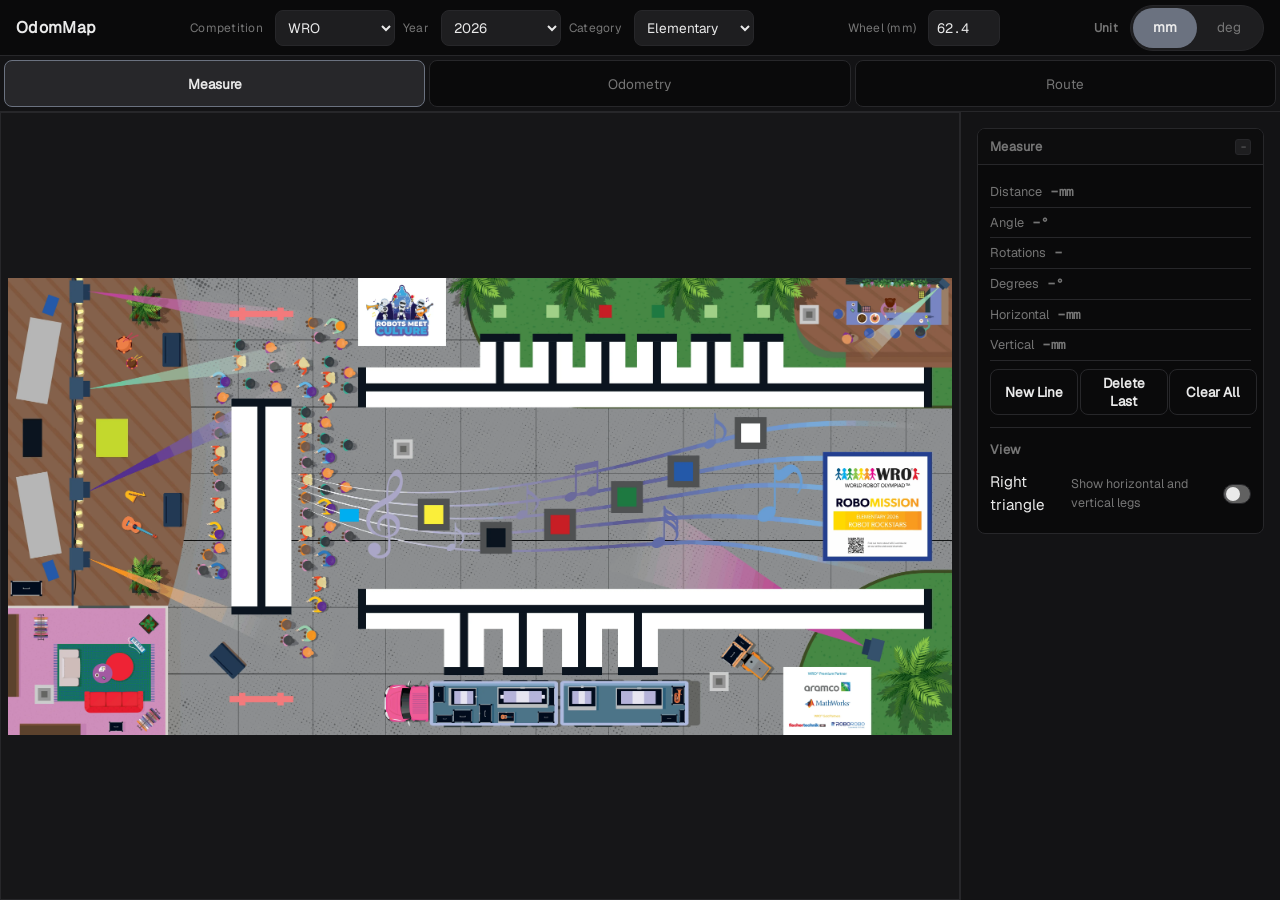
<file: index.html>
<!DOCTYPE html>
<html lang="en">
<head>
	<meta charset="UTF-8">
	<meta name="viewport" content="width=device-width, initial-scale=1.0">
	<title>OdomMap</title>
	<script>
		// Keep bare /odom-map working: redirect to /odom-map/ before assets load.
		if (location.pathname === '/odom-map') {
			location.replace('/odom-map/' + location.search + location.hash);
		}
	</script>
	<link rel="manifest" href="manifest.json">
	<meta name="theme-color" content="#0A0A0B">
	<link rel="icon" type="image/png" href="assets/icons/icon-192.png">
	<link rel="preload" as="font" href="assets/fonts/geist/geist-latin-wght-normal.woff2" type="font/woff2" crossorigin>
	<link rel="preload" as="font" href="assets/fonts/geist/geist-latin-wght-italic.woff2" type="font/woff2" crossorigin>
	<link rel="preload" as="font" href="assets/fonts/geist-mono/geist-mono-latin-wght-normal.woff2" type="font/woff2" crossorigin>
	<link rel="preload" as="font" href="assets/fonts/geist-mono/geist-mono-latin-wght-italic.woff2" type="font/woff2" crossorigin>
	<link rel="stylesheet" href="css/app.css">
</head>
<body>
	<div id="loading">
		<div class="spinner"></div>
		<p>Loading field…</p>
	</div>

	<div class="topbar">
		<h1><span>OdomMap</span></h1>
		<div class="field-group">
			<label>Competition</label>
			<select id="sel-competition"></select>
			<label>Year</label>
			<select id="sel-year"></select>
			<label>Category</label>
			<select id="sel-category"></select>
		</div>
		<div class="field-group">
			<label>Wheel (mm)</label>
			<input type="number" id="wheel-diameter" value="62.4" step="0.1" min="1">
		</div>
		<div class="field-group unit-group">
			<label class="unit-label">Unit</label>
			<div role="radiogroup" aria-label="Unit" class="seg-control" id="sw-unit">
				<span class="seg-indicator"></span>
				<button type="button" role="radio" aria-checked="true" data-unit="mm">mm</button>
				<button type="button" role="radio" aria-checked="false" data-unit="deg">deg</button>
			</div>
		</div>
		<button id="install-btn" class="install-btn hidden">Install</button>
	</div>

	<div class="modebar" id="modebar" role="radiogroup" aria-label="Mode">
		<button class="modebtn active" data-mode="normal" aria-pressed="true">Measure</button>
		<button class="modebtn" data-mode="odometry" aria-pressed="false">Odometry</button>
		<button class="modebtn" data-mode="route" aria-pressed="false">Route</button>
	</div>

	<main>
		<div class="canvas-stage" role="region" aria-label="Field canvas">
			<div id="canvas-container" tabindex="0">
				<canvas id="canvas" width="800" height="400" aria-label="Field measurement canvas" role="img"></canvas>
			</div>
		</div>
		<div class="panel" id="field-panel">
			<div class="panel-inner">
				<div id="field-note" class="field-note d-none"></div>
				<div id="mode-panel"></div>
			</div>
		</div>
	</main>

	<script type="module" src="js/app.js"></script>
</body>
</html>
</file>
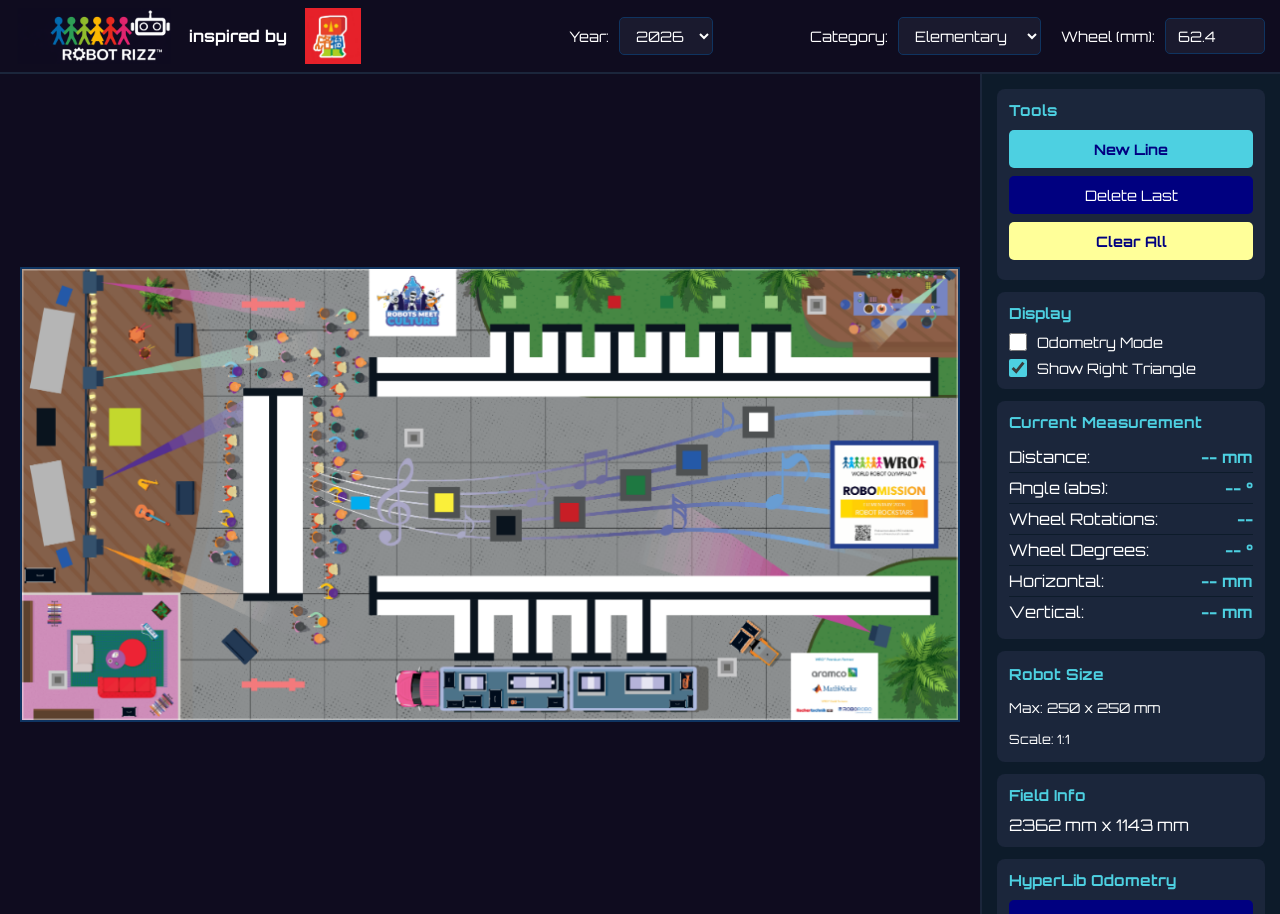
<file: map.html>
<!DOCTYPE html>
<html lang="en">
<head>
    <meta charset="UTF-8">
    <meta name="viewport" content="width=device-width, initial-scale=1.0">
    <title>RBRIZZ Distance Map</title>
    <link href="https://fonts.googleapis.com/css2?family=Orbitron:wght@400;700&display=swap" rel="stylesheet">
    <style>
        * {
            margin: 0;
            padding: 0;
            box-sizing: border-box;
        }

        body {
            font-family: 'Orbitron', 'Courier New', Courier, monospace;
            background: #0F0C1F;
            color: white;
            overflow: hidden;
            height: 100vh;
        }

        #loading {
            position: fixed;
            top: 0;
            left: 0;
            width: 100%;
            height: 100%;
            background: rgba(0,0,0,0.8);
            display: flex;
            justify-content: center;
            align-items: center;
            z-index: 9999;
            flex-direction: column;
        }

        #loading.hidden {
            display: none;
        }

        .spinner {
            width: 50px;
            height: 50px;
            border: 5px solid #000080;
            border-top: 5px solid #4dd0e1;
            border-radius: 50%;
            animation: spin 1s linear infinite;
        }

        @keyframes spin {
            0% { transform: rotate(0deg); }
            100% { transform: rotate(360deg); }
        }

        #loading p {
            margin-top: 20px;
            color: #4dd0e1;
        }

        #header {
            display: flex;
            align-items: center;
            justify-content: space-between;
            padding: 8px 15px;
            background: #0F0C1F;
            border-bottom: 2px solid #1b263b;
            flex-wrap: wrap;
            gap: 10px;
            position: relative;
            overflow: hidden;
        }

        #header h1 {
            font-size: 1.2rem;
            color: #4dd0e1;
            display: flex;
            align-items: center;
            gap: 10px;
        }

        #header h1 img {
            height: 56px;
            vertical-align: middle;
        }

        .slr-icon {
            height: 56px;
        }

        .inspired-by {
            font-size: 1rem;
            color: #ffffff;
            vertical-align: middle;
            margin: 0 8px;
        }

        .controls {
            display: flex;
            gap: 20px;
            align-items: center;
            flex-wrap: wrap;
        }

        .control-group {
            display: flex;
            align-items: center;
            gap: 10px;
        }

        label {
            font-size: 0.9rem;
            color: #ffffff;
        }

        select, input[type="number"] {
            padding: 8px 12px;
            border-radius: 5px;
            border: 1px solid #0f3460;
            background: #1a1a2e;
            color: white;
            font-size: 0.9rem;
        }

        input[type="number"] {
            width: 100px;
        }

        #main-container {
            display: flex;
            height: calc(100vh - 60px);
        }

        #canvas-container {
            flex: 1;
            overflow: auto;
            position: relative;
            display: flex;
            justify-content: center;
            align-items: center;
            padding: 20px;
        }

        #canvas {
            border: 2px solid #0f3460;
            cursor: crosshair;
        }

        #sidebar {
            width: 300px;
            background: #0d1b2a;
            padding: 15px;
            display: flex;
            flex-direction: column;
            gap: 12px;
            border-left: 2px solid #1b263b;
            overflow-y: auto;
        }

        .sidebar-section {
            background: #1b263b;
            padding: 12px;
            border-radius: 8px;
        }

        .sidebar-section h3 {
            color: #4dd0e1;
            margin-bottom: 10px;
            font-size: 0.95rem;
        }

        .btn, .sidebar-section h3, label, select, input, .measurement-item {
            font-family: 'Orbitron', 'Courier New', Courier, monospace;
        }

        .btn {
            width: 100%;
            padding: 10px;
            border: none;
            border-radius: 5px;
            cursor: pointer;
            font-size: 0.9rem;
            margin-bottom: 8px;
            transition: all 0.3s;
        }

        .btn-primary {
            background: #4dd0e1;
            color: #000080;
            font-weight: bold;
        }

        .btn-primary:hover {
            background: #00bcd4;
        }

        .btn-secondary {
            background: #ffff99;
            color: #000080;
            font-weight: bold;
        }

        .btn-secondary:hover {
            background: #ffeb3b;
        }

        .btn-danger {
            background: #000080;
            color: #ffffff;
        }

        .btn-danger:hover {
            background: #4dd0e1;
        }

        .btn-active {
            background: #4dd0e1 !important;
            border-color: #4dd0e1 !important;
        }

        #measurements {
            background: #1b263b;
            padding: 12px;
            border-radius: 8px;
        }

        #measurements h3 {
            color: #4dd0e1;
            margin-bottom: 10px;
        }

        .measurement-item {
            display: flex;
            justify-content: space-between;
            padding: 5px 0;
            border-bottom: 1px solid #0d1b2a;
        }

        .measurement-item:last-child {
            border-bottom: none;
        }

        .measurement-value {
            color: #4dd0e1;
            font-weight: bold;
        }

        #robot-info {
            font-size: 0.85rem;
            color: #ffffff;
            line-height: 1.6;
        }

        .scale-info {
            font-size: 0.8rem;
            color: #ffffff;
            margin-top: 10px;
        }

        .toggle-group {
            display: flex;
            flex-direction: column;
            gap: 8px;
        }

        .toggle-item {
            display: flex;
            align-items: center;
            gap: 10px;
            font-size: 0.85rem;
        }

        .toggle-item input[type="checkbox"] {
            width: 18px;
            height: 18px;
            accent-color: #4dd0e1;
        }

        .toggle-item label {
            cursor: pointer;
        }

        .field-select-group {
            display: grid;
            grid-template-columns: 1fr 1fr;
            gap: 10px;
        }

        .social-links {
            display: flex;
            gap: 15px;
            justify-content: center;
            padding: 10px 0;
        }

        .social-icon {
            display: flex;
            align-items: center;
            justify-content: center;
            width: 40px;
            height: 40px;
            border-radius: 50%;
            background: #1b263b;
            transition: background 0.3s;
        }

        .social-icon:hover {
            background: #4dd0e1;
        }

        .hyperlink-box {
            display: block;
            padding: 10px 15px;
            background: #000080;
            color: #ffffff;
            text-align: center;
            border-radius: 5px;
            text-decoration: none;
            font-weight: bold;
            transition: background 0.3s;
        }

        .hyperlink-box:hover {
            background: #4dd0e1;
            color: #000080;
        }
    </style>
</head>
<body oncontextmenu="return false">
    <div id="loading">
        <div class="spinner"></div>
        <p>Loading field...</p>
    </div>

    <header id="header">
        <h1><img src="Logo/iconrb.png" alt="RBRIZZ"><span class="inspired-by">inspired by</span><img src="Logo/slr.jpg" class="slr-icon" alt=""></h1>
        <div class="controls">
            <div class="field-select-group">
                <div class="control-group">
                    <label for="year-select">Year:</label>
                    <select id="year-select">
                        <option value="2026" selected>2026</option>
                        <option value="2025">2025</option>
                        <option value="2024">2024</option>
                        <option value="2023">2023</option>
                    </select>
                </div>
                <div class="control-group">
                    <label for="category-select">Category:</label>
                    <select id="category-select">
                        <option value="Elementary" selected>Elementary</option>
                        <option value="Junior">Junior</option>
                        <option value="Senior">Senior</option>
                        <option value="RoboSports">RoboSports</option>
                    </select>
                </div>
            </div>
            <div class="control-group">
                <label for="wheel-diameter">Wheel (mm):</label>
                <input type="number" id="wheel-diameter" value="62.4" step="0.1">
            </div>
        </div>
    </header>

    <div id="main-container">
        <div id="canvas-container">
            <canvas id="canvas"></canvas>
        </div>

        <div id="sidebar">
            <div class="sidebar-section">
                <h3>Tools</h3>
                <button class="btn btn-primary" id="btn-new-line">New Line</button>
                <button class="btn btn-danger" id="btn-delete">Delete Last</button>
                <button class="btn btn-secondary" id="btn-clear-all">Clear All</button>
            </div>

            <div class="sidebar-section">
                <h3>Display</h3>
                <div class="toggle-group">
                    <div class="toggle-item">
                        <input type="checkbox" id="show-odometry">
                        <label for="show-odometry">Odometry Mode</label>
                    </div>
                    <div class="toggle-item">
                        <input type="checkbox" id="show-triangle" checked>
                        <label for="show-triangle">Show Right Triangle</label>
                    </div>
                </div>
            </div>

            <div class="sidebar-section" id="odometry-info" style="display: none;">
                <h3>Odometry</h3>
                <div class="measurement-item">
                    <span>X:</span>
                    <span class="measurement-value" id="odo-x">-- mm</span>
                </div>
                <div class="measurement-item">
                    <span>Y:</span>
                    <span class="measurement-value" id="odo-y">-- mm</span>
                </div>
                <div class="measurement-item">
                    <span>Angle:</span>
                    <span class="measurement-value" id="odo-angle">-- °</span>
                </div>
                <div style="margin-top: 10px; display: flex; gap: 5px;">
                    <button class="btn btn-secondary" id="btn-add-odometry-point" style="flex:1; padding: 6px;">Add Point</button>
                    <button class="btn btn-secondary" id="btn-add-odometry-line" style="flex:1; padding: 6px;">Add Line</button>
                </div>
                <div style="margin-top: 10px;">
                    <label style="font-size: 0.85rem; color: #ffffff;">Grid Opacity: <span id="grid-opacity-value">40%</span></label>
                    <input type="range" id="grid-opacity-slider" min="0" max="100" value="40" style="width: 100%; margin-top: 4px;">
                </div>
            </div>

            <div class="sidebar-section" id="measurements">
                <h3>Current Measurement</h3>
                <div class="measurement-item">
                    <span>Distance:</span>
                    <span class="measurement-value" id="dist-value">-- mm</span>
                </div>
                <div class="measurement-item">
                    <span>Angle (abs):</span>
                    <span class="measurement-value" id="angle-value">-- °</span>
                </div>
                <div class="measurement-item">
                    <span>Wheel Rotations:</span>
                    <span class="measurement-value" id="rotations-value">--</span>
                </div>
                <div class="measurement-item">
                    <span>Wheel Degrees:</span>
                    <span class="measurement-value" id="degrees-value">-- °</span>
                </div>
                <div class="measurement-item">
                    <span>Horizontal:</span>
                    <span class="measurement-value" id="h-value">-- mm</span>
                </div>
                <div class="measurement-item">
                    <span>Vertical:</span>
                    <span class="measurement-value" id="v-value">-- mm</span>
                </div>
            </div>

            <div class="sidebar-section" id="robot-info">
                <h3>Robot Size</h3>
                <div>Max: 250 x 250 mm</div>
                <div class="scale-info">Scale: <span id="scale-value">1:1</span></div>
            </div>

            <div class="sidebar-section">
                <h3>Field Info</h3>
                <div>2362 mm x 1143 mm</div>
            </div>

            <div class="sidebar-section">
                <h3>HyperLib Odometry</h3>
                <a href="https://github.com/Lamcao2109/HYPERLIBwro" target="_blank" class="hyperlink-box">
                    HYPERLIBwro
                </a>
            </div>

            <div class="sidebar-section">
                <h3>Follow Us</h3>
                <div class="social-links">
                    <a href="https://www.instagram.com/robot_rizz/" target="_blank" class="social-icon" title="Instagram">
                        <svg xmlns="http://www.w3.org/2000/svg" viewBox="0 0 24 24" fill="white" width="24" height="24">
                            <path d="M12 2.163c3.204 0 3.584.012 4.85.07 3.252.148 4.771 1.691 4.919 4.919.058 1.265.069 1.645.069 4.849 0 3.205-.012 3.584-.069 4.849-.149 3.225-1.664 4.771-4.919 4.919-1.266.058-1.644.07-4.85.07-3.204 0-3.584-.012-4.849-.07-3.26-.149-4.771-1.699-4.919-4.92-.058-1.265-.07-1.644-.07-4.849 0-3.204.013-3.583.07-4.849.149-3.227 1.664-4.771 4.919-4.919 1.266-.057 1.645-.069 4.849-.069zm0-2.163c-3.259 0-3.667.014-4.947.072-4.358.2-6.78 2.618-6.98 6.98-.059 1.281-.073 1.689-.073 4.948 0 3.259.014 3.668.072 4.948.2 4.358 2.618 6.78 6.98 6.98 1.281.058 1.689.072 4.948.072 3.259 0 3.668-.014 4.948-.072 4.354-.2 6.782-2.618 6.979-6.98.059-1.28.073-1.689.073-4.948 0-3.259-.014-3.667-.072-4.947-.196-4.354-2.617-6.78-6.979-6.98-1.281-.059-1.69-.073-4.949-.073zm0 5.838c-3.403 0-6.162 2.759-6.162 6.162s2.759 6.163 6.162 6.163 6.162-2.759 6.162-6.163c0-3.403-2.759-6.162-6.162-6.162zm0 10.162c-2.209 0-4-1.79-4-4 0-2.209 1.791-4 4-4s4 1.791 4 4c0 2.21-1.791 4-4 4zm6.406-11.845c-.796 0-1.441.645-1.441 1.44s.645 1.44 1.441 1.44c.795 0 1.439-.645 1.439-1.44s-.644-1.44-1.439-1.44z"/>
                        </svg>
                    </a>
                    <a href="https://www.youtube.com/@rizzler-robots" target="_blank" class="social-icon" title="YouTube">
                        <svg xmlns="http://www.w3.org/2000/svg" viewBox="0 0 24 24" fill="white" width="24" height="24">
                            <path d="M23.498 6.186a3.016 3.016 0 0 0-2.122-2.136C19.505 3.545 12 3.545 12 3.545s-7.505 0-9.377.505A3.017 3.017 0 0 0 .502 6.186C0 8.07 0 12 0 12s0 3.93.502 5.814a3.016 3.016 0 0 0 2.122 2.136c1.871.505 9.376.505 9.376.505s7.505 0 9.377-.505a3.015 3.015 0 0 0 2.122-2.136C24 15.93 24 12 24 12s0-3.93-.502-5.814zM9.545 15.568V8.432L15.818 12l-6.273 3.568z"/>
                        </svg>
                    </a>
                    <a href="https://github.com/haing2811/robotrizz_odometry_map" target="_blank" class="social-icon" title="GitHub">
                        <svg xmlns="http://www.w3.org/2000/svg" viewBox="0 0 24 24" fill="white" width="24" height="24">
                            <path d="M12 0c-6.626 0-12 5.373-12 12 0 5.302 3.438 9.8 8.207 11.387.599.111.793-.261.793-.577v-2.234c-3.338.726-4.033-1.416-4.033-1.416-.546-1.387-1.333-1.756-1.333-1.756-1.089-.745.083-.729.083-.729 1.205.084 1.839 1.237 1.839 1.237 1.07 1.834 2.807 1.304 3.492.997.107-.775.418-1.305.762-1.604-2.665-.305-5.467-1.334-5.467-5.931 0-1.311.469-2.381 1.236-3.221-.124-.303-.535-1.524.117-3.176 0 0 1.008-.322 3.301 1.23.957-.266 1.983-.399 3.003-.404 1.02.005 2.047.138 3.006.404 2.291-1.552 3.297-1.23 3.297-1.23.653 1.653.242 2.874.118 3.176.77.84 1.235 1.911 1.235 3.221 0 4.609-2.807 5.624-5.479 5.921.43.372.823 1.102.823 2.222v3.293c0 .319.192.694.801.576 4.765-1.589 8.199-6.086 8.199-11.386 0-6.627-5.373-12-12-12z"/>
                        </svg>
                    </a>
                </div>
            </div>
        </div>
    </div>

    <script>
        const canvas = document.getElementById('canvas');
        const ctx = canvas.getContext('2d');

        // Field dimensions in mm
        const FIELD_WIDTH_MM = 2362;
        const FIELD_HEIGHT_MM = 1143;
        const ROBOT_SIZE_MM = 250;

        // Canvas scale
        let scale = 1;
        let canvasWidth, canvasHeight;

        // State
        let startPoint = null;
        let endPoint = null;
        let mousePos = { x: 0, y: 0 };
        let isMouseOver = false;
        let lines = [];
        let wheelDiameter = 62.4;
        let fieldImg = null;

        // Display toggles
        let showOdometry = false;
        let showTriangle = true;
        const showDistance = true;
        const showAngle = true;
        const showLegs = true;
        const showWheelDeg = false;
        let gridOpacity = 0.4;

        // Odometry state
        let odometryOrigin = null;
        let odometryPoints = [];
        let odometryLines = [];
        let odometryAddMode = null; // 'point' or 'line'

        // Colors
        const COLORS = {
            field: '#0d1b2a',
            grid: '#1b263b',
            line: '#ff0000',
            triangleLegs: '#4dd0e1',
            robot: 'rgba(0, 0, 128, 0.1)',
            crosshair: '#4dd0e1',
            startPoint: '#000080',
            endPoint: '#ff0000',
            text: '#ff0000',
            angleArc: '#4dd0e1'
        };

        // Initialize canvas
        function initCanvas() {
            const container = document.getElementById('canvas-container');
            const maxWidth = Math.max(container.clientWidth - 40, 400);
            const maxHeight = Math.max(container.clientHeight - 40, 200);

            const scaleX = maxWidth / FIELD_WIDTH_MM;
            const scaleY = maxHeight / FIELD_HEIGHT_MM;
            scale = Math.min(scaleX, scaleY, 1);
            scale = Math.max(scale, 0.3);

            canvasWidth = Math.round(FIELD_WIDTH_MM * scale);
            canvasHeight = Math.round(FIELD_HEIGHT_MM * scale);

            canvas.width = canvasWidth;
            canvas.height = canvasHeight;

            canvas.style.width = canvasWidth + 'px';
            canvas.style.height = canvasHeight + 'px';
        }

        function toMM(px) {
            return px / scale;
        }

        function toCanvas(mm) {
            return mm * scale;
        }

        // Draw angle as blue text with white outline below starting point
        function drawAngleText(start, end) {
            const dx = end.x - start.x;
            const dy = end.y - start.y;
            const lineAngle = Math.atan2(dy, dx);
            let absAngleDeg = Math.abs(lineAngle * 180 / Math.PI);
            if (absAngleDeg > 90) {
                absAngleDeg = 180 - absAngleDeg;
            }

            const text = absAngleDeg.toFixed(1) + '°';
            ctx.font = 'bold 16px Orbitron, Courier New, monospace';
            ctx.textAlign = 'center';
            ctx.textBaseline = 'middle';

            // White outline
            ctx.strokeStyle = '#ffffff';
            ctx.lineWidth = 3;
            ctx.strokeText(text, start.x, start.y + 25);

            // Red fill
            ctx.fillStyle = '#ff0000';
            ctx.fillText(text, start.x, start.y + 25);
        }

        // Draw line with white outline for visibility
        function drawLineWithOutline(x1, y1, x2, y2, color, lineWidth, outlineWidth) {
            ctx.strokeStyle = '#ffffff';
            ctx.lineWidth = outlineWidth;
            ctx.beginPath();
            ctx.moveTo(x1, y1);
            ctx.lineTo(x2, y2);
            ctx.stroke();

            ctx.strokeStyle = color;
            ctx.lineWidth = lineWidth;
            ctx.beginPath();
            ctx.moveTo(x1, y1);
            ctx.lineTo(x2, y2);
            ctx.stroke();
        }

        // Draw text with white outline
        function drawTextWithOutline(text, x, y, fontSize, color) {
            ctx.font = `bold ${fontSize}px Orbitron, Courier New, monospace`;
            ctx.textAlign = 'center';
            ctx.textBaseline = 'middle';

            // White outline
            ctx.strokeStyle = '#ffffff';
            ctx.lineWidth = 3;
            ctx.strokeText(text, x, y);

            // Red fill
            ctx.fillStyle = color || COLORS.text;
            ctx.fillText(text, x, y);
        }

        function drawLineWithInfo(lineData, isActive = false) {
            const start = lineData.start;
            const end = lineData.end;
            const dx = end.x - start.x;
            const dy = end.y - start.y;
            const dist = calculateDistance(start, end);
            const rotations = dist / (wheelDiameter * Math.PI);
            const wheelDeg = rotations * 360;
            const lineWidth = isActive ? 5 : 3;
            const outlineWidth = lineWidth + 3;
            const pointOuter = isActive ? 7 : 5;
            const pointInner = isActive ? 5 : 3;

            // Draw triangle legs if enabled
            if (showTriangle) {
                const hPoint = { x: end.x, y: start.y };
                const vPoint = { x: start.x, y: end.y };

                // Horizontal leg with outline
                drawLineWithOutline(start.x, start.y, hPoint.x, hPoint.y, COLORS.triangleLegs, 4, 7);

                // Vertical leg with outline
                drawLineWithOutline(start.x, start.y, vPoint.x, vPoint.y, COLORS.triangleLegs, 4, 7);

                // Leg distance labels
                if (showLegs) {
                    const hDist = Math.abs(toMM(dx));
                    const vDist = Math.abs(toMM(dy));

                    // Horizontal leg distance - red text with white outline
                    const labelX = (start.x + hPoint.x) / 2;
                    drawTextWithOutline(Math.round(hDist) + 'mm', labelX, start.y - 12, 14, '#ff0000');

                    // Vertical leg distance - red text with white outline
                    ctx.save();
                    ctx.translate(start.x - 22, (start.y + vPoint.y) / 2);
                    ctx.rotate(-Math.PI / 2);
                    drawTextWithOutline(Math.round(vDist) + 'mm', 0, 0, 14, '#ff0000');
                    ctx.restore();
                }
            }

            // Draw angle as blue text below start point
            if (showAngle) {
                drawAngleText(start, end);
            }

            // Draw main line with white outline (bright red)
            drawLineWithOutline(start.x, start.y, end.x, end.y, COLORS.line, lineWidth, outlineWidth);

            // Draw distance label (red with white outline)
            if (showDistance) {
                const midX = (start.x + end.x) / 2;
                const midY = (start.y + end.y) / 2;
                drawTextWithOutline(dist.toFixed(0) + 'mm', midX, midY - 20, 15, '#ff0000');
            }

            // Draw wheel degrees label (red with white outline)
            if (showWheelDeg) {
                const midX = (start.x + end.x) / 2;
                const midY = (start.y + end.y) / 2;
                drawTextWithOutline(wheelDeg.toFixed(1) + '°', midX, midY + 24, 14, '#ff0000');
            }

            // Draw points
            drawPoint(start, COLORS.startPoint, pointOuter, pointInner);
            drawPoint(end, COLORS.endPoint, pointOuter, pointInner);
        }

        function draw() {
            // Clear canvas
            ctx.fillStyle = COLORS.field;
            ctx.fillRect(0, 0, canvasWidth, canvasHeight);

            // Draw field image if loaded
            if (fieldImg && fieldImg.complete && fieldImg.naturalWidth > 0) {
                ctx.drawImage(fieldImg, 0, 0, canvasWidth, canvasHeight);
                // Semi-transparent grid overlay
                ctx.globalAlpha = 0.4;
            } else {
                ctx.globalAlpha = 1;
            }

            // Draw grid only in odometry mode
            if (showOdometry) {
                ctx.strokeStyle = COLORS.grid;
                ctx.lineWidth = 1;
                ctx.globalAlpha = gridOpacity;

                for (let x = 0; x <= FIELD_WIDTH_MM; x += 100) {
                    ctx.beginPath();
                    ctx.moveTo(toCanvas(x), 0);
                    ctx.lineTo(toCanvas(x), canvasHeight);
                    ctx.stroke();
                }

                for (let y = 0; y <= FIELD_HEIGHT_MM; y += 100) {
                    ctx.beginPath();
                    ctx.moveTo(0, toCanvas(y));
                    ctx.lineTo(canvasWidth, toCanvas(y));
                    ctx.stroke();
                }
                ctx.globalAlpha = 1;
            }

            // Draw border
            ctx.strokeStyle = '#fff';
            ctx.lineWidth = 3;
            ctx.strokeRect(0, 0, canvasWidth, canvasHeight);

            // Reset alpha for drawing elements
            ctx.globalAlpha = 1;

            // Draw odometry origin if set
            if (showOdometry && odometryOrigin) {
                // Draw origin point - white outer, black inner (same size as other points)
                ctx.fillStyle = '#ffffff';
                ctx.beginPath();
                ctx.arc(odometryOrigin.x, odometryOrigin.y, 10, 0, Math.PI * 2);
                ctx.fill();

                ctx.fillStyle = '#000000';
                ctx.beginPath();
                ctx.arc(odometryOrigin.x, odometryOrigin.y, 7, 0, Math.PI * 2);
                ctx.fill();

                // Label "origin" above (white outline, black text)
                ctx.font = 'bold 12px Orbitron, Courier New, monospace';
                ctx.textAlign = 'center';
                drawTextWithOutline('origin', odometryOrigin.x, odometryOrigin.y - 20, 12, '#000000');

                // Label "(0, 0)" below (white outline, black text)
                drawTextWithOutline('(0, 0)', odometryOrigin.x, odometryOrigin.y + 28, 12, '#000000');

                // Draw crosshair lines from origin
                ctx.strokeStyle = '#4dd0e1';
                ctx.lineWidth = 1;
                ctx.setLineDash([4, 4]);
                ctx.beginPath();
                ctx.moveTo(odometryOrigin.x, 0);
                ctx.lineTo(odometryOrigin.x, canvasHeight);
                ctx.stroke();
                ctx.beginPath();
                ctx.moveTo(0, odometryOrigin.y);
                ctx.lineTo(canvasWidth, odometryOrigin.y);
                ctx.stroke();
                ctx.setLineDash([]);
            }

            // Draw odometry points (white outer, navy inner)
            odometryPoints.forEach(point => {
                ctx.fillStyle = '#ffffff';
                ctx.beginPath();
                ctx.arc(point.x, point.y, 7, 0, Math.PI * 2);
                ctx.fill();

                ctx.fillStyle = '#000080';
                ctx.beginPath();
                ctx.arc(point.x, point.y, 5, 0, Math.PI * 2);
                ctx.fill();

                // Label with coordinate (white outline, navy text, larger)
                drawTextWithOutline(`(${point.odoX.toFixed(0)}, ${point.odoY.toFixed(0)})`, point.x, point.y - 16, 14, '#000080');
            });

            // Draw odometry lines (thinner, red like hover)
            odometryLines.forEach(odoLine => {
                drawLineWithOutline(odoLine.start.x, odoLine.start.y, odoLine.end.x, odoLine.end.y, COLORS.line, 3, 6);

                // Label start point with coordinate (navy, bigger)
                const startOdoX = toMM(odoLine.start.x - odometryOrigin.x);
                const startOdoY = toMM(odometryOrigin.y - odoLine.start.y);
                drawTextWithOutline(`(${startOdoX.toFixed(0)}, ${startOdoY.toFixed(0)})`, odoLine.start.x, odoLine.start.y - 16, 14, '#000080');

                // Label end point with coordinate (navy, bigger)
                const endOdoX = toMM(odoLine.end.x - odometryOrigin.x);
                const endOdoY = toMM(odometryOrigin.y - odoLine.end.y);
                drawTextWithOutline(`(${endOdoX.toFixed(0)}, ${endOdoY.toFixed(0)})`, odoLine.end.x, odoLine.end.y - 16, 14, '#000080');
            });

            // Draw all saved lines
            lines.forEach(line => {
                drawLineWithInfo(line, false);
            });

            // Draw current line being created
            if (startPoint && isMouseOver) {
                const dx = mousePos.x - startPoint.x;
                const dy = mousePos.y - startPoint.y;
                const dist = calculateDistance(startPoint, mousePos);
                let angle = Math.abs(calculateAngle(startPoint, mousePos));
                // Always show reference angle (smallest angle, < 90)
                if (angle > 90) {
                    angle = 180 - angle;
                }
                const rotations = dist / (wheelDiameter * Math.PI);
                const wheelDeg = rotations * 360;

                // Draw triangle preview
                if (showTriangle) {
                    const hPoint = { x: mousePos.x, y: startPoint.y };
                    const vPoint = { x: startPoint.x, y: mousePos.y };

                    // Triangle legs with outline
                    drawLineWithOutline(startPoint.x, startPoint.y, hPoint.x, hPoint.y, COLORS.triangleLegs, 4, 7);
                    drawLineWithOutline(startPoint.x, startPoint.y, vPoint.x, vPoint.y, COLORS.triangleLegs, 4, 7);

                    // Leg distances
                    if (showLegs) {
                        // Leg distances with red text and white outline
                        const hDist = Math.abs(toMM(dx));
                        drawTextWithOutline(Math.round(hDist) + 'mm', (startPoint.x + hPoint.x) / 2, startPoint.y - 12, 14, '#ff0000');

                        ctx.save();
                        ctx.translate(startPoint.x - 22, (startPoint.y + vPoint.y) / 2);
                        ctx.rotate(-Math.PI / 2);
                        const vDist = Math.abs(toMM(dy));
                        drawTextWithOutline(Math.round(vDist) + 'mm', 0, 0, 14, '#ff0000');
                        ctx.restore();
                    }
                }

                // Draw angle arc preview
                if (showAngle) {
                    drawAngleText(startPoint, mousePos);
                }

                // Draw preview line with white outline
                drawLineWithOutline(startPoint.x, startPoint.y, mousePos.x, mousePos.y, COLORS.line, 5, 9);

                // Preview distance (red with white outline)
                if (showDistance) {
                    const midX = (startPoint.x + mousePos.x) / 2;
                    const midY = (startPoint.y + mousePos.y) / 2;
                    drawTextWithOutline(dist.toFixed(0) + 'mm', midX, midY - 20, 15, '#ff0000');
                }

                // Preview wheel degrees (red with white outline)
                if (showWheelDeg) {
                    const midX = (startPoint.x + mousePos.x) / 2;
                    const midY = (startPoint.y + mousePos.y) / 2;
                    drawTextWithOutline(wheelDeg.toFixed(1) + '°', midX, midY + 24, 14, '#ff0000');
                }

                // Draw start point
                drawPoint(startPoint, COLORS.startPoint, 7, 5);
            }

            // Draw robot cursor
            if (isMouseOver) {
                drawRobotCursor(mousePos.x, mousePos.y);

                // Draw odometry coordinates if enabled and origin is set
                if (showOdometry && odometryOrigin) {
                    const odoX = toMM(mousePos.x - odometryOrigin.x);
                    const odoY = toMM(mousePos.y - odometryOrigin.y);
                    drawTextWithOutline(`X: ${odoX.toFixed(0)}mm`, mousePos.x, mousePos.y - 20, 12, '#4dd0e1');
                    drawTextWithOutline(`Y: ${odoY.toFixed(0)}mm`, mousePos.x, mousePos.y - 35, 12, '#4dd0e1');
                }
            }
        }

        function drawPoint(point, color, outer = 5, inner = 3) {
            ctx.fillStyle = '#ffffff';
            ctx.beginPath();
            ctx.arc(point.x, point.y, outer, 0, Math.PI * 2);
            ctx.fill();

            ctx.fillStyle = color;
            ctx.beginPath();
            ctx.arc(point.x, point.y, inner, 0, Math.PI * 2);
            ctx.fill();
        }

        function drawRobotCursor(x, y) {
            const halfSize = toCanvas(ROBOT_SIZE_MM) / 2;

            // Draw see-through box with white outline
            ctx.strokeStyle = '#ffffff';
            ctx.lineWidth = 2;
            ctx.strokeRect(x - halfSize, y - halfSize, halfSize * 2, halfSize * 2);

            ctx.strokeStyle = COLORS.robot;
            ctx.lineWidth = 2;
            ctx.strokeRect(x - halfSize, y - halfSize, halfSize * 2, halfSize * 2);

            ctx.strokeStyle = COLORS.crosshair;
            ctx.lineWidth = 1;

            ctx.beginPath();
            ctx.moveTo(0, y);
            ctx.lineTo(canvasWidth, y);
            ctx.stroke();

            ctx.beginPath();
            ctx.moveTo(x, 0);
            ctx.lineTo(x, canvasHeight);
            ctx.stroke();
        }

        function calculateDistance(p1, p2) {
            const dx = toMM(p2.x - p1.x);
            const dy = toMM(p2.y - p1.y);
            return Math.sqrt(dx * dx + dy * dy);
        }

        function calculateAngle(p1, p2) {
            const dx = toMM(p2.x - p1.x);
            const dy = toMM(p2.y - p1.y);
            return Math.atan2(dy, dx) * 180 / Math.PI;
        }

        function updateMeasurements(start, end) {
            const dist = calculateDistance(start, end);
            let angle = Math.abs(calculateAngle(start, end));
            // Always show reference angle (smallest angle, < 90)
            if (angle > 90) {
                angle = 180 - angle;
            }
            const rotations = dist / (wheelDiameter * Math.PI);
            const degrees = rotations * 360;
            const dx = toMM(end.x - start.x);
            const dy = toMM(end.y - start.y);

            document.getElementById('dist-value').textContent = dist.toFixed(1) + ' mm';
            document.getElementById('angle-value').textContent = angle.toFixed(1) + ' °';
            document.getElementById('rotations-value').textContent = rotations.toFixed(2);
            document.getElementById('degrees-value').textContent = degrees.toFixed(1) + ' °';
            document.getElementById('h-value').textContent = Math.abs(dx).toFixed(1) + ' mm';
            document.getElementById('v-value').textContent = Math.abs(dy).toFixed(1) + ' mm';
        }

        // Auto-load field image based on year and category
        function getFieldImageUrl(year, category) {
            return `GameField/${year}/${category}.png`;
        }

        function loadFieldImage(url) {
            const loadingEl = document.getElementById('loading');
            loadingEl.classList.remove('hidden');

            if (fieldImg) {
                fieldImg = null;
            }

            fieldImg = new Image();
            fieldImg.src = url;

            fieldImg.onload = function() {
                console.log('Image loaded successfully');
                loadingEl.classList.add('hidden');
                draw();
            };

            fieldImg.onerror = function() {
                console.log('Failed to load image, using grid only');
                fieldImg = null;
                loadingEl.classList.add('hidden');
                draw();
            };
        }

        // Year/Category change handlers
        document.getElementById('year-select').addEventListener('change', () => {
            const year = document.getElementById('year-select').value;
            const category = document.getElementById('category-select').value;
            loadFieldImage(getFieldImageUrl(year, category));
        });

        document.getElementById('category-select').addEventListener('change', () => {
            const year = document.getElementById('year-select').value;
            const category = document.getElementById('category-select').value;
            loadFieldImage(getFieldImageUrl(year, category));
        });

        window.addEventListener('resize', () => {
            initCanvas();
            draw();
        });

        // Load initial field (2026 Elementary)
        window.addEventListener('load', () => {
            initCanvas();
            const year = document.getElementById('year-select').value;
            const category = document.getElementById('category-select').value;
            loadFieldImage(getFieldImageUrl(year, category));
        });
        canvas.addEventListener('mousemove', (e) => {
            const rect = canvas.getBoundingClientRect();
            mousePos.x = e.clientX - rect.left;
            mousePos.y = e.clientY - rect.top;
            isMouseOver = true;

            if (startPoint && !endPoint) {
                updateMeasurements(startPoint, mousePos);
            }

            // Update odometry display in sidebar
            if (showOdometry && odometryOrigin) {
                const odoX = toMM(mousePos.x - odometryOrigin.x);
                const odoY = toMM(mousePos.y - odometryOrigin.y);
                const odoAngle = Math.atan2(odoY, odoX) * 180 / Math.PI;
                document.getElementById('odo-x').textContent = odoX.toFixed(1) + ' mm';
                document.getElementById('odo-y').textContent = odoY.toFixed(1) + ' mm';
                document.getElementById('odo-angle').textContent = odoAngle.toFixed(1) + ' °';
            }

            draw();
        });

        canvas.addEventListener('mouseleave', () => {
            isMouseOver = false;
            draw();
        });

        canvas.addEventListener('click', (e) => {
            const rect = canvas.getBoundingClientRect();
            const x = e.clientX - rect.left;
            const y = e.clientY - rect.top;

            // If odometry mode is on and origin not set, set the origin
            if (showOdometry && !odometryOrigin) {
                odometryOrigin = { x, y };
                document.getElementById('odometry-info').style.display = 'block';
                draw();
                return;
            }

            // If adding odometry point
            if (showOdometry && odometryAddMode === 'point') {
                const odoX = toMM(x - odometryOrigin.x);
                const odoY = toMM(odometryOrigin.y - y); // Flip Y so higher is positive
                odometryPoints.push({ x, y, odoX, odoY });
                draw();
                return;
            }

            // If adding odometry line
            if (showOdometry && odometryAddMode === 'line') {
                if (!startPoint) {
                    startPoint = { x, y };
                } else {
                    endPoint = { x, y };
                    const dx = toMM(endPoint.x - startPoint.x);
                    const dy = toMM(startPoint.y - endPoint.y); // Flip Y
                    const dist = Math.sqrt(dx * dx + dy * dy);
                    const angle = Math.atan2(-dy, dx) * 180 / Math.PI;
                    odometryLines.push({
                        start: { ...startPoint },
                        end: { ...endPoint },
                        dist: dist,
                        angle: angle
                    });
                    startPoint = null;
                    endPoint = null;
                }
                draw();
                return;
            }

            if (!startPoint) {
                startPoint = { x, y };
                endPoint = null;
            } else if (!endPoint) {
                endPoint = { x, y };
                lines.push({
                    start: { ...startPoint },
                    end: { ...endPoint }
                });
                updateMeasurements(startPoint, endPoint);
                startPoint = null;
                endPoint = null;
            } else {
                startPoint = { x, y };
                endPoint = null;
            }

            draw();
        });

        canvas.addEventListener('contextmenu', (e) => {
            e.preventDefault();
            startPoint = null;
            endPoint = null;
            draw();
        });

        // Button handlers
        document.getElementById('btn-new-line').addEventListener('click', () => {
            startPoint = null;
            endPoint = null;
            draw();
        });

        document.getElementById('btn-delete').addEventListener('click', () => {
            if (lines.length > 0) {
                lines.pop();
                draw();
            }
        });

        document.getElementById('btn-clear-all').addEventListener('click', () => {
            lines = [];
            startPoint = null;
            endPoint = null;
            // In odometry mode, clear points and lines but keep origin
            if (showOdometry) {
                odometryPoints = [];
                odometryLines = [];
            }
            draw();
        });

        // Toggle handlers
        document.getElementById('show-odometry').addEventListener('change', (e) => {
            showOdometry = e.target.checked;
            if (!showOdometry) {
                // Turn off odometry - clear origin and hide info
                odometryOrigin = null;
                odometryPoints = [];
                odometryLines = [];
                odometryAddMode = null;
                document.getElementById('odometry-info').style.display = 'none';
                document.getElementById('btn-add-odometry-point').classList.remove('btn-active');
                document.getElementById('btn-add-odometry-line').classList.remove('btn-active');
            } else {
                // Enable odometry mode
                document.getElementById('odometry-info').style.display = 'block';
            }
            draw();
        });

        document.getElementById('show-triangle').addEventListener('change', (e) => {
            showTriangle = e.target.checked;
            draw();
        });

        document.getElementById('grid-opacity-slider').addEventListener('input', (e) => {
            gridOpacity = e.target.value / 100;
            document.getElementById('grid-opacity-value').textContent = Math.round(gridOpacity * 100) + '%';
            draw();
        });

        document.getElementById('btn-add-odometry-point').addEventListener('click', () => {
            // Toggle - if already in point mode, turn off
            if (odometryAddMode === 'point') {
                odometryAddMode = null;
                document.getElementById('btn-add-odometry-point').classList.remove('btn-active');
            } else {
                odometryAddMode = 'point';
                document.getElementById('btn-add-odometry-point').classList.add('btn-active');
                document.getElementById('btn-add-odometry-line').classList.remove('btn-active');
            }
        });

        document.getElementById('btn-add-odometry-line').addEventListener('click', () => {
            // Toggle - if already in line mode, turn off
            if (odometryAddMode === 'line') {
                odometryAddMode = null;
                startPoint = null;
                endPoint = null;
                document.getElementById('btn-add-odometry-line').classList.remove('btn-active');
            } else {
                odometryAddMode = 'line';
                startPoint = null;
                endPoint = null;
                document.getElementById('btn-add-odometry-line').classList.add('btn-active');
                document.getElementById('btn-add-odometry-point').classList.remove('btn-active');
            }
        });

        // Wheel diameter handler
        document.getElementById('wheel-diameter').addEventListener('change', (e) => {
            wheelDiameter = parseFloat(e.target.value) || 62.4;
            if (startPoint && !endPoint) {
                updateMeasurements(startPoint, mousePos);
            }
        });
    </script>
</body>
</html>
</file>
<file: css/app.css>
@charset "UTF-8";

/* ==========================================================================
   OdomMap design tokens — every var(--*) used in this app is defined here.
   No raw hex anywhere else. No inline styles.
   ========================================================================== */

/* Token block (single source of truth). */
:root {
	/* Backgrounds (neutral graphite — true gray, not blue-navy) */
	--bg-void: #0A0A0B;
	--bg-panel: #131315;
	--bg-field: #161618;
	--bg-chip: #1E1E20;

	/* Borders */
	--border: #27272A;
	--border-focus: #6B7280;

	/* Text */
	--ink: #EAEAEA;
	--fg-muted: #757575;

	/* Line roles (each role: own color AND own dash/marker).
	   Red is reserved for canvas measure/route lines; blue for angles only.
	   UI itself carries no accent color. */
	--line-measure: #EF4444;   /* red — canvas measure & route lines only */
	--line-halo: #FFFFFF;      /* white casing around red lines */
	--line-current: #EF4444;   /* active measure line */
	--line-earlier: #9CA3AF;   /* earlier/completed lines */
	--angle-blue: #2563EB;     /* blue — angle arcs & angle labels only */
	--angle-arc: #2563EB;
	--edge-line: #9CA3AF;      /* edge-measure helper lines (dashed) */
	--odometry-axis: #9CA3AF;  /* odometry rotated axes (dashed) */
	--odometry-axis-halo: var(--bg-void);   /* dark halo behind axis dashes */
	--origin-dot: var(--line-halo);         /* odometry origin / route node dot */
	--origin-ring: var(--border);           /* dark ring around origin dot */
	--point-fill: var(--line-halo);         /* plotted point / route node fill */
	--point-ring: var(--line-measure);      /* red ring around odometry points / route nodes */
	--text-fill: var(--line-halo);          /* canvas label fill */
	--text-outline: var(--bg-void);         /* canvas label outline */
	--route-line: #EF4444;     /* route segments (all lines red) */
	--crosshair: #6B7280;      /* neutral crosshair (opacity applied in JS) */
	--helper: #F59E0B;         /* helper geometry: right-triangle legs (dashed) */
	--helper-halo: #111827;    /* dark halo for helper geometry */
	--angle-text-fill: #2563EB;    /* angle label fill */
	--angle-text-outline: #FFFFFF; /* angle label outline */
	--distance-text-fill: #FFFFFF; /* distance label fill */
	--distance-text-outline: #EF4444; /* distance label outline */

	/* Button styles (neutral — no accent) */
	--btn-primary-bg: #6B7280;
	--btn-primary-text: #FFFFFF;
	--btn-secondary-bg: transparent;
	--btn-secondary-border: var(--border);
	--btn-secondary-text: var(--ink);
	--btn-danger-bg: var(--line-measure);
	--btn-danger-text: var(--ink);
	--btn-ghost-bg: transparent;
	--btn-ghost-border: var(--border);
	--btn-ghost-text: var(--ink);

	/* Switch (accessible role="switch" control; red reserved for canvas lines only) */
	--switch-track-off: #616161;   /* off track fill: >=3:1 vs --bg-void (#0A0A0B) = 3.20:1 */
	--switch-track-on: #6B7280;    /* on track fill; distinct from off via position + fill */
	--switch-knob: #EAEAEA;        /* knob, moves left (off) / right (on) */
	--switch-track-border: var(--border);

	/* Surfaces (derived shades; all hex lives in this token block) */
	--surface-hover: #1F1F21;      /* hover / active surface */
	--surface-hover-strong: #27272A; /* stronger hover */
	--surface-panel-header: #0D0D0E; /* section header background */
	--surface-elevated: #232325;   /* slightly elevated surface */
	--text-on-accent: #0A0A0B;     /* text on accent color */

	/* Utility spacing */
	--font-ui: 'Geist', -apple-system, BlinkMacSystemFont, 'Segoe UI', Roboto,
		'Helvetica Neue', Arial, sans-serif;
	--font-mono: 'Geist Mono', ui-monospace, SFMono-Regular, 'Segoe UI Mono',
		'Liberation Mono', Consolas, monospace;

	/* Scale */
	--space-1: 4px;
	--space-2: 8px;
	--space-3: 12px;
	--space-4: 16px;
	--space-5: 20px;
	--space-6: 24px;
	--radius: 8px;
	--panel-width: 320px;
	--topbar-height: 56px;
	--line-width-current: 3px;
	--line-width-earlier: 2px;
	--line-width-helper: 2px;
	--dash-helper: [6, 5];
	--dash-edge: [6, 5];
	--dash-axis: [6, 5];
	--touch-target: 44px;
}

/* Dark mode. No light mode — single dark theme. */
:root[data-theme="dark"], :root:not([data-theme="light"]) {
	/* tokens above already define dark values */
}

:root[data-theme="light"] {
	--bg-void: #F5F7FA;
	--bg-panel: #FFFFFF;
	--bg-field: #FFFFFF;
	--bg-chip: #EEF2F6;
	--border: #C9D2DE;
	--border-focus: #6B7280;
	--ink: #111827;
	--fg-muted: #6B7280;
	--btn-primary-text: #0B0D12;
	--btn-secondary-text: #111827;
	--btn-danger-text: #FFFFFF;
	--btn-ghost-text: #111827;
}

/* Utility classes (replaces inline styles) */
.d-none { display: none !important; }
.mt-2 { margin-top: var(--space-2); }
.mt-auto { margin-top: auto; }

/* Python output textarea */
.py-output {
	width: 100%;
	height: 72px;
	font-family: var(--font-mono);
	font-size: 0.75rem;
	background: var(--bg-chip);
	border: 1px solid var(--border);
	color: var(--fg-muted);
	border-radius: var(--radius);
	padding: 6px;
	resize: vertical;
}

/* Reset */
*, *::before, *::after {
	margin: 0;
	padding: 0;
	box-sizing: border-box;
}

html, body {
	height: 100dvh;
	overflow: hidden;
}

body {
	display: grid;
	grid-template-rows: auto auto minmax(0, 1fr);
	font-family: var(--font-ui);
	background: var(--bg-void);
	color: var(--ink);
	font-size: 0.95rem;
	line-height: 1.5;
	-webkit-font-smoothing: antialiased;
	min-height: 0;
}

main {
	display: grid;
	grid-template-columns: minmax(0, 1fr) var(--panel-width);
	min-height: 0;
}

/* ==========================================================================
   Fonts (self-hosted, latin subset, font-display: swap). Preloaded in HTML.
   ========================================================================== */
@font-face {
	font-family: 'Geist';
	font-style: normal;
	font-weight: 400;
	font-display: swap;
	src: url('../assets/fonts/geist/geist-latin-wght-normal.woff2') format('woff2');
}

@font-face {
	font-family: 'Geist';
	font-style: italic;
	font-weight: 400;
	font-display: swap;
	src: url('../assets/fonts/geist/geist-latin-wght-italic.woff2') format('woff2');
}

@font-face {
	font-family: 'Geist Mono';
	font-style: normal;
	font-weight: 400;
	font-display: swap;
	src: url('../assets/fonts/geist-mono/geist-mono-latin-wght-normal.woff2') format('woff2');
}

@font-face {
	font-family: 'Geist Mono';
	font-style: italic;
	font-weight: 400;
	font-display: swap;
	src: url('../assets/fonts/geist-mono/geist-mono-latin-wght-italic.woff2') format('woff2');
}

/* ==========================================================================
   Layout
   ========================================================================== */
#loading {
	position: fixed;
	inset: 0;
	background: var(--bg-void);
	display: flex;
	flex-direction: column;
	justify-content: center;
	align-items: center;
	z-index: 50;
}

#loading.hidden {
	display: none !important;
}

.spinner {
	width: 40px;
	height: 40px;
	border: 3px solid var(--border);
	border-top-color: var(--fg-muted);
	border-radius: 50%;
	animation: spin 0.8s linear infinite;
	margin-bottom: var(--space-2);
}

@keyframes spin {
	to { transform: rotate(360deg); }
}

#loading p {
	color: var(--fg-muted);
	font-size: 0.85rem;
}

.topbar {
	display: flex;
	align-items: center;
	justify-content: space-between;
	min-height: var(--topbar-height);
	padding: 0 var(--space-4);
	background: var(--bg-void);
	border-bottom: 1px solid var(--border);
	flex-wrap: wrap;
	gap: var(--space-2);
	z-index: 10;
}

.topbar h1 {
	font-size: 1rem;
	font-weight: 600;
	letter-spacing: 0.02em;
	color: var(--ink);
	font-family: var(--font-ui);
	display: flex;
	align-items: center;
	gap: var(--space-2);
}

.topbar .field-group {
	display: flex;
	align-items: center;
	gap: var(--space-2);
}

.topbar label {
	font-size: 0.75rem;
	color: var(--fg-muted);
	letter-spacing: 0.02em;
	margin-right: var(--space-1);
}

.topbar select,
.topbar input[type="number"] {
	font-family: var(--font-ui);
	background: var(--bg-chip);
	border: 1px solid var(--border);
	color: var(--ink);
	border-radius: var(--radius);
	padding: var(--space-1) var(--space-2);
	font-size: 0.85rem;
	min-height: 36px;
}

.topbar input[type="number"] {
	width: 72px;
	font-family: var(--font-mono);
	font-variant-numeric: tabular-nums;
}

.modebar {
	display: flex;
	align-items: stretch;
	height: var(--topbar-height);
	background: var(--bg-panel);
	border-bottom: 1px solid var(--border);
	gap: var(--space-1);
	padding: var(--space-1);
}

.modebtn {
	flex: 1;
	display: flex;
	align-items: center;
	justify-content: center;
	gap: var(--space-1);
	border: 1px solid var(--border);
	background: var(--bg-void);
	color: var(--fg-muted);
	font-family: var(--font-ui);
	font-size: 0.85rem;
	border-radius: var(--radius);
	cursor: pointer;
	min-height: 36px;
	transition: background 0.15s, border-color 0.15s, color 0.15s;
}

.modebtn:hover {
	background: var(--surface-hover);
	border-color: var(--border-focus);
	color: var(--ink);
}

.modebtn.active {
	background: var(--surface-hover-strong);
	color: var(--ink);
	border-color: var(--border-focus);
	font-weight: 600;
}

.modebtn:focus-visible {
	outline: 2px solid var(--border-focus);
	outline-offset: 2px;
}

.install-btn {
	display: inline-flex;
	align-items: center;
	justify-content: center;
	gap: var(--space-1);
	border: 1px solid var(--border);
	background: var(--bg-chip);
	color: var(--fg-muted);
	font-family: var(--font-ui);
	font-size: 0.8rem;
	border-radius: var(--radius);
	cursor: pointer;
	padding: var(--space-1) var(--space-2);
	min-height: 36px;
	transition: background 0.15s, border-color 0.15s;
}

.install-btn:hover {
	background: var(--surface-elevated);
	border-color: var(--border-focus);
	color: var(--ink);
}

.install-btn.hidden { display: none !important; }

.install-btn:focus-visible {
	outline: 2px solid var(--border-focus);
	outline-offset: 2px;
}

.canvas-stage {
	flex: 1;
	position: relative;
	background: var(--bg-field);
	overflow: hidden;
	min-width: 0;
	min-height: 0;
}

#canvas-container {
	display: grid;
	place-items: center;
	width: 100%;
	height: 100%;
	border: 1px solid var(--border);
	background: var(--bg-field);
	touch-action: none;
	outline: none;
}

#canvas-container:focus-visible {
	outline: 2px solid var(--border-focus);
	outline-offset: 2px;
}

#canvas {
	display: block;
	cursor: crosshair;
	border: 0;
	max-width: 100%;
	max-height: 100%;
}

.panel {
	width: var(--panel-width);
	min-width: 0;
	background: var(--bg-panel);
	border-left: 1px solid var(--border);
	overflow-y: auto;
}

.panel-inner {
	padding: var(--space-4);
	display: flex;
	flex-direction: column;
	gap: var(--space-4);
}

.section {
	background: var(--bg-void);
	border: 1px solid var(--border);
	border-radius: var(--radius);
	overflow: hidden;
}

.section-header {
	display: flex;
	align-items: center;
	justify-content: space-between;
	padding: var(--space-2) var(--space-3);
	background: var(--surface-panel-header);
	border-bottom: 1px solid var(--border);
	cursor: pointer;
	user-select: none;
}

.section-header h3 {
	font-size: 0.8rem;
	letter-spacing: 0.02em;
	color: var(--fg-muted);
	font-weight: 600;
	font-family: var(--font-ui);
}

.section-body {
	padding: var(--space-3);
	display: none; /* closed by default; open via .open */
}

.section.open .section-body { display: block; }

.section-toggle {
	width: 16px;
	height: 16px;
	border: 1px solid var(--border);
	border-radius: 3px;
	background: var(--bg-chip);
	color: var(--fg-muted);
	display: flex;
	align-items: center;
	justify-content: center;
	font-size: 10px;
	line-height: 1;
}

.section.open .section-toggle::before { content: '−'; }
.section:not(.open) .section-toggle::before { content: '+'; }

/* ==========================================================================
   Controls
   ========================================================================== */
.control-row {
	display: flex;
	align-items: center;
	justify-content: space-between;
	gap: var(--space-2);
	margin-bottom: var(--space-2);
	font-size: 0.85rem;
}

.control-row label {
	color: var(--ink);
	font-size: 0.85rem;
}

.control-row .value {
	font-family: var(--font-mono);
	font-variant-numeric: tabular-nums;
	color: var(--ink);
	font-size: 0.9rem;
}

input[type="number"], input[type="text"], select {
	font-family: var(--font-ui);
	background: var(--bg-chip);
	border: 1px solid var(--border);
	color: var(--ink);
	border-radius: var(--radius);
	padding: var(--space-1) var(--space-2);
	font-size: 0.85rem;
	min-height: 34px;
	width: 100%;
}

input[type="number"] { font-family: var(--font-mono); font-variant-numeric: tabular-nums; }

input:focus-visible, select:focus-visible {
	outline: 2px solid var(--border-focus);
	outline-offset: 1px;
	border-color: var(--border-focus);
}

/* Toggle */
.toggle-item {
	display: flex;
	align-items: center;
	gap: var(--space-2);
	font-size: 0.85rem;
	color: var(--ink);
	cursor: pointer;
	margin-bottom: var(--space-1);
}

/* Switch (replaces the default checkbox) */
.toggle-item input[type="checkbox"] {
	appearance: none;
	position: relative;
	width: 44px;
	height: 24px;
	background: var(--border);
	border-radius: 999px;
	cursor: pointer;
	transition: background 0.2s;
	outline: none;
}
.toggle-item input[type="checkbox"]::before {
	content: '';
	position: absolute;
	top: 3px; left: 3px;
	width: 18px; height: 18px;
	background: var(--ink);
	border-radius: 50%;
	transition: transform 0.2s;
}
.toggle-item input[type="checkbox"]:checked {
	background: var(--border-focus);
}
.toggle-item input[type="checkbox"]:checked::before {
	transform: translateX(20px);
}
.toggle-item input[type="checkbox"]:focus-visible {
	box-shadow: 0 0 0 2px var(--border-focus);
	border-radius: 999px;
}
.toggle-item:focus-visible {
	outline: none;
}

.toggle-item:focus-visible {
	outline: 2px solid var(--border-focus);
	outline-offset: 2px;
	border-radius: 4px;
}

/* Buttons */
.btn {
	display: inline-flex;
	align-items: center;
	justify-content: center;
	border: none;
	border-radius: var(--radius);
	cursor: pointer;
	font-family: var(--font-ui);
	font-size: 0.85rem;
	font-weight: 600;
	padding: var(--space-1) var(--space-3);
	min-height: 36px;
	min-width: 88px;
	transition: opacity 0.15s, transform 0.05s;
}

.btn:active { transform: scale(0.97); }
.btn:focus-visible { outline: 2px solid var(--border-focus); outline-offset: 2px; }
.btn:disabled { opacity: 0.5; cursor: not-allowed; }

.btn-primary {
	background: var(--btn-primary-bg);
	color: var(--btn-primary-text);
}

.btn-primary:hover:not(:disabled) { opacity: 0.9; }

.btn-secondary {
	background: var(--btn-secondary-bg);
	border: 1px solid var(--btn-secondary-border);
	color: var(--btn-secondary-text);
}

.btn-secondary:hover:not(:disabled) { background: var(--surface-hover-strong); }

.btn-danger {
	background: var(--btn-danger-bg);
	color: var(--btn-danger-text);
}

.btn-ghost {
	background: var(--btn-ghost-bg);
	border: 1px solid var(--btn-ghost-border);
	color: var(--btn-ghost-text);
}

.btn-ghost:hover:not(:disabled) { background: var(--surface-hover-strong); }

.btn-full { width: 100%; }
.btn-small { padding: var(--space-1) var(--space-2); min-height: 32px; min-width: auto; font-size: 0.8rem; }

.btn-group {
	display: grid;
	grid-template-columns: repeat(auto-fill, minmax(80px, 1fr));
	gap: var(--space-2);
	margin-top: var(--space-2);
}

/* Flex column button stack (avoid) — kept minimal */
.col { display: flex; flex-direction: column; gap: var(--space-1); }

/* Odometry / Route mode panels classes — all colors are tokens (no raw hex). */

/* Inline outline button variant: matches neutral secondary buttons but keeps
   the semantic “outline” name used by panel templates. */
.btn-outline {
	background: var(--btn-secondary-bg);
	border: 1px solid var(--btn-secondary-border);
	color: var(--btn-secondary-text);
}
.btn-outline:hover:not(:disabled) { background: var(--surface-hover-strong); }

/* ---- Shared panel layout helpers ---- */
.odo-stack,
.route-stack {
	display: flex;
	flex-direction: column;
	gap: var(--space-3);
}

/* ---- Odometry: step indicator ---- */
.odo-steps {
	display: grid;
	grid-template-columns: repeat(3, minmax(0, 1fr));
	gap: var(--space-1);
}
.odo-step {
	background: var(--bg-chip);
	border: 1px solid var(--border);
	border-radius: var(--radius);
	color: var(--fg-muted);
	font-size: 0.75rem;
	font-family: var(--font-mono);
	text-align: center;
	padding: var(--space-1) var(--space-2);
	cursor: pointer;
	user-select: none;
}
.odo-step-current {
	border-color: var(--border-focus);
	color: var(--ink);
	background: var(--surface-hover);
}
.odo-step-done {
	border-color: var(--angle-blue);
	color: var(--angle-blue);
}

/* instruction text under step indicator */
.odo-instr {
	color: var(--fg-muted);
	font-size: 0.82rem;
}

/* ---- readouts grid ---- */
.odo-readouts,
.route-readouts {
	display: grid;
	grid-template-columns: repeat(auto-fill, minmax(140px, 1fr));
	gap: var(--space-2);
	padding-top: var(--space-1);
}
.route-readouts { grid-template-columns: repeat(auto-fill, minmax(170px, 1fr)); }

/* ---- heading input + quick buttons ---- */
.odo-heading {
	display: flex;
	flex-direction: column;
	gap: var(--space-2);
}
.odo-heading label {
	color: var(--fg-muted);
	font-size: 0.8rem;
	font-weight: 600;
}
.odo-heading input[type="number"] {
	width: fit-content;
}
.odo-quick {
	display: flex;
	flex-wrap: wrap;
	gap: var(--space-1);
	width: 100%;
}
.odo-quick-btn {
	flex: 1;
	min-width: auto;
}

/* ---- points table ---- */
.odo-table {
	width: 100%;
	border-collapse: collapse;
	font-family: var(--font-mono);
	font-size: 0.8rem;
}
.odo-table th,
.odo-table td {
	text-align: left;
	padding: var(--space-1) var(--space-2);
	border-bottom: 1px solid var(--border);
	color: var(--ink);
}
.odo-table th {
	color: var(--fg-muted);
	font-weight: 600;
	font-size: 0.72rem;
	text-transform: uppercase;
	letter-spacing: 0.05em;
}
.odo-table tbody tr {
	cursor: pointer;
}
.odo-table tbody tr:hover { background: var(--surface-hover-strong); }
.odo-table tr:last-child td { border-bottom: none; }

/* ---- actions row (full-width outline buttons) ---- */
.odo-actions { display: grid; grid-template-columns: repeat(auto-fill, minmax(130px, 1fr)); gap: var(--space-1); width: 100%; }
.odo-actions .btn { min-width: auto; }

/* ---- view toggle row ---- */
.odo-view {
	display: flex;
	align-items: center;
	gap: var(--space-2);
	padding-top: var(--space-1);
	border-top: 1px solid var(--border);
	margin-top: var(--space-1);
}
.odo-view label {
	color: var(--fg-muted);
	font-size: 0.8rem;
	font-weight: 600;
}

/* ---- Python output block ---- */
.odo-python {
	display: flex;
	flex-direction: column;
	gap: var(--space-1);
	padding-top: var(--space-1);
	border-top: 1px solid var(--border);
	margin-top: var(--space-1);
}
.odo-python-head {
	display: flex;
	align-items: baseline;
	justify-content: space-between;
	gap: var(--space-2);
}
#o-python-count {
	color: var(--fg-muted);
	font-size: 0.8rem;
}

/* ---- saved routes panel ---- */
.saved-routes {
	padding-top: var(--space-1);
	border-top: 1px solid var(--border);
	margin-top: var(--space-1);
}
.saved-heading {
	margin: 0 0 var(--space-2) 0;
	font-size: 0.8rem;
	letter-spacing: 0.02em;
	color: var(--fg-muted);
	font-weight: 600;
	font-family: var(--font-ui);
}
#saved-routes-body { margin-bottom: var(--space-1); }
.saved-confirm {
	display: flex;
	flex-direction: column;
	gap: var(--space-1);
	padding: var(--space-2);
	background: var(--bg-chip);
	border: 1px solid var(--border);
	border-radius: var(--radius);
	margin-top: var(--space-1);
}
.saved-item {
	cursor: default;
}
.saved-item .chip-actions {
	display: flex;
	gap: var(--space-1);
	margin-left: auto;
}

/* ---- Render-permutation tests toggle off state (d-none already exists) ---- */
.saved-routes .d-none { display: none !important; }

/* ==========================================================================
   Measurements / readouts
   ========================================================================== */
.readout {
	display: flex;
	align-items: baseline;
	gap: var(--space-2);
	padding: var(--space-1) 0;
	border-bottom: 1px solid var(--border);
	font-size: 0.85rem;
}

.readout:last-child { border-bottom: none; }

.readout kbd {
	font-family: var(--font-mono);
	font-variant-numeric: tabular-nums;
	color: var(--ink);
	font-weight: 600;
	font-size: 0.9rem;
}

.readout .label { color: var(--fg-muted); font-size: 0.8rem; }

/* Label chips (dark fill, ink text; accent dot indicator) */
.chip {
	display: inline-flex;
	align-items: center;
	gap: var(--space-1);
	background: var(--bg-chip);
	border: 1px solid var(--border);
	border-radius: var(--radius);
	color: var(--ink);
	font-family: var(--font-mono);
	font-variant-numeric: tabular-nums;
	font-size: 0.8rem;
	padding: var(--space-1) var(--space-2);
}

.chip .dot {
	width: 6px;
	height: 6px;
	border-radius: 50%;
	border: 1px solid rgba(255,255,255,0.35);
}


/* ==========================================================================
   Saved items lists
   ========================================================================== */
.saved-item {
	display: flex;
	align-items: center;
	justify-content: space-between;
	background: var(--bg-chip);
	border: 1px solid var(--border);
	border-radius: var(--radius);
	padding: var(--space-1) var(--space-2);
	margin-bottom: var(--space-1);
	font-size: 0.8rem;
}

.saved-item .name { color: var(--ink); font-family: var(--font-mono); font-variant-numeric: tabular-nums; }
.saved-item .meta { color: var(--fg-muted); font-size: 0.72rem; }

.empty {
	color: var(--fg-muted);
	font-size: 0.78rem;
	text-align: center;
	padding: var(--space-3);
	background: var(--bg-chip);
	border: 1px solid var(--border);
	border-radius: var(--radius);
}

/* Edge buttons group (top/left/right/bottom) */
.edge-group {
	display: grid;
	grid-template-columns: 1fr 1fr;
	gap: var(--space-1);
	margin-top: var(--space-1);
}

.edge-btn {
	display: flex;
	align-items: center;
	justify-content: center;
	border: 1px solid var(--border);
	background: var(--bg-chip);
	color: var(--ink);
	border-radius: var(--radius);
	font-family: var(--font-ui);
	font-size: 0.78rem;
	cursor: pointer;
	padding: var(--space-1) 0;
}

.edge-btn:hover:not(.active) { background: var(--surface-hover-strong); border-color: var(--border-focus); }
.edge-btn.active {
	background: var(--line-measure);
	color: var(--ink);
	border-color: var(--line-measure);
	font-weight: 600;
}

.edge-btn.top { grid-column: 1 / 3; }
.edge-btn.bottom { grid-column: 1 / 3; }

/* ==========================================================================
   Footer + note
   ========================================================================== */
.field-note {
	font-size: 0.75rem;
	color: var(--line-measure);
	border: 1px solid var(--line-measure);
	background: color-mix(in srgb, var(--line-measure) 8%, transparent);
	padding: var(--space-1) var(--space-2);
	border-radius: var(--radius);
	margin-bottom: var(--space-2);
	text-align: center;
}


/* ==========================================================================
   Mobile bottom sheet (390 px)
   ========================================================================== */
@media (max-width: 640px) {
	main { grid-template-columns: 1fr; }
	.panel {
		position: fixed;
		left: 0; right: 0; bottom: 0;
		height: 40vh; max-height: 260px;
		border-top: 1px solid var(--border);
		border-left: none;
		overflow-y: auto;
	}
	.canvas-stage { padding: var(--space-2); min-height: 0; padding-bottom: calc(min(40vh, 260px) + var(--space-2)); }
	.topbar { padding: 0 var(--space-2); gap: var(--space-1); }
	.modebar { height: 44px; padding: var(--space-1); gap: var(--space-1); }
	.modebtn, .install-btn { min-height: 32px; font-size: 0.78rem; padding: var(--space-1) var(--space-1); }
	.topbar select, .topbar input[type="number"] { padding: var(--space-1); font-size: 0.8rem; min-height: 32px; }
	.topbar input[type="number"] { width: 56px; }
	}

/* Reduced motion */
@media (prefers-reduced-motion: reduce) {
	*, *::before, *::after { animation-duration: 0.01ms !important; transition-duration: 0.01ms !important; }
	.spinner { animation: none; }
	.switch, .switch::before { transition: none !important; }
}

/* ---- Unit segmented control (mm / deg) next to the wheel control ---- */
.unit-group {
    gap: var(--space-3); /* label-to-control spacing */
}
.unit-label {
    font-size: 0.85rem; /* ~13-14px */
    color: var(--fg-muted);
    letter-spacing: 0.02em;
    font-weight: 600;
    white-space: nowrap;
}
.seg-control {
    position: relative;
    display: inline-flex;
    padding: 2px;
    min-height: 44px;
    border: 1px solid var(--border);
    border-radius: 999px;
    background: var(--bg-chip);
    vertical-align: middle;
}
.seg-indicator {
    position: absolute;
    top: 2px;
    bottom: 2px;
    width: calc(50% - 2px);
    border-radius: 999px;
    background: var(--switch-track-on);
    transition: transform 180ms ease, background-color 180ms ease;
    z-index: 0;
    pointer-events: none;
}
.seg-control [role="radio"] {
    position: relative;
    z-index: 1;
    flex: 0 0 auto;
    min-width: 64px;
    border: none;
    background: transparent;
    color: var(--fg-muted);
    font-family: var(--font-ui);
    font-weight: 500;
    font-size: 0.85rem; /* ~14px */
    text-align: center;
    padding: 8px 16px;
    min-height: 40px;
    line-height: 1;
    cursor: pointer;
    transition: color 180ms ease;
}
.seg-control [role="radio"]:hover {
    color: var(--ink);
}
.seg-control [role="radio"][aria-checked="true"] {
    color: var(--ink);
    font-weight: 600;
}
.seg-control [role="radio"]:focus-visible {
    outline: 2px solid var(--border-focus);
    outline-offset: 2px;
    border-radius: 999px;
    z-index: 2;
}
.seg-control[data-active-2="true"] .seg-indicator { transform: translateX(100%); }

/* Accessible switch (role="switch") used by the View section. */
.switch {
	position: relative;
	display: inline-block;
	width: 36px;
	height: 20px;
	border: 1px solid var(--switch-track-border);
	border-radius: 999px;
	background: var(--switch-track-off);
	cursor: pointer;
	transition: background 0.15s, border-color 0.15s;
}
.switch::before {
	content: '';
	position: absolute;
	top: 2px; left: 2px;
	width: 14px; height: 14px;
	background: var(--switch-knob);
	border-radius: 50%;
	transition: transform 0.15s, background 0.15s;
}
.switch[aria-checked="true"] {
	background: var(--switch-track-on);
	border-color: var(--switch-track-on);
}
.switch[aria-checked="true"]::before { transform: translateX(16px); }
.switch:focus-visible {
	outline: 2px solid var(--border-focus);
	outline-offset: 2px;
	border-radius: 999px;
}

/* View section (subsection inside the Measure panel). */
.view-section { border-top: 1px solid var(--border); margin-top: var(--space-3); padding-top: var(--space-3); }
.view-heading {
	margin: 0 0 var(--space-2) 0;
	font-size: 0.8rem;
	letter-spacing: 0.02em;
	color: var(--fg-muted);
	font-weight: 600;
	font-family: var(--font-ui);
}
.view-row {
	display: flex;
	align-items: center;
	gap: var(--space-2);
	min-height: 40px;
	padding: var(--space-1) 0;
	cursor: pointer;
}
.view-hint { color: var(--fg-muted); font-size: 0.78rem; }
.view-row .switch { margin-left: auto; }

/* Readouts: muted en-dash placeholder value + quiet unit tone. */
.readout .value { color: var(--fg-muted); font-variant-numeric: tabular-nums; }
.readout .value.filled { color: var(--ink); }
.readout .unit { color: var(--fg-muted); font-size: 0.78rem; }

/* Topbar selects size to content so long category labels (e.g. "Inventions trail") show fully. */
.topbar select { width: auto; min-width: 120px; }
</file>
